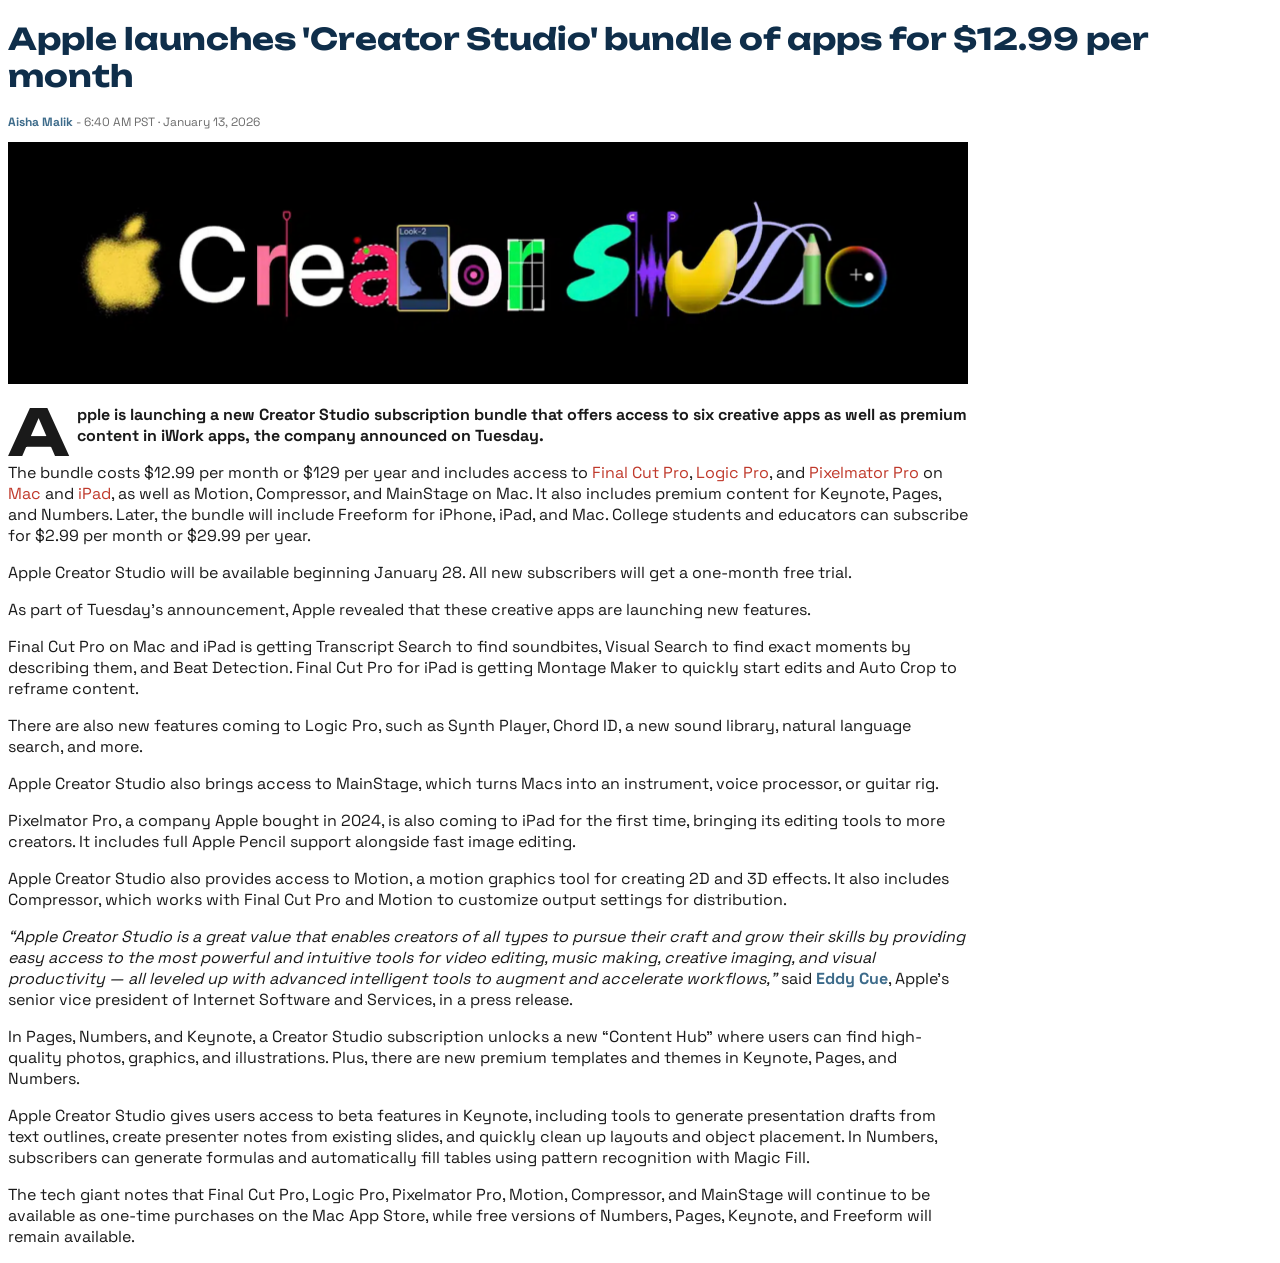
<file: assignment-1/index.html>
<!--
James Snyder
MMI 665 Mini-Assignment 1
September 13, 2026
-->

<!doctype html>

<html lang="en">

<head>

    <meta charset="utf-8">

    <title>Apple launches 'Creator Studio' bundle of apps for $12.99 per month</title>

    <link rel="stylesheet" type="text/css" href="css/style.css" />

    <!-- Google Fonts -->
    <link rel="preconnect" href="https://fonts.googleapis.com">
    <link rel="preconnect" href="https://fonts.gstatic.com" crossorigin>
    <link
        href="https://fonts.googleapis.com/css2?family=Space+Grotesk:wght@300..700&family=Unbounded:wght@200..900&display=swap"
        rel="stylesheet">
    <!-- End Google Fonts -->

</head>

<body>

    <h1>Apple launches 'Creator Studio' bundle of apps for $12.99 per month</h1>

    <p class="byline"><a href="https://techcrunch.com/author/aisha-malik/" target="_blank"> <span class="name">Aisha
                Malik </span></a>- 6:40 AM
        PST · January 13, 2026</p>

    <img src="images/apple-creator-studio.png" alt="creator studio made of creative letters">

    <p class="lede">Apple is launching a new Creator Studio subscription bundle that offers access to
        six creative apps as well as premium content in iWork apps, the company announced on Tuesday.</p>

    <p>The bundle costs $12.99 per month or $129 per year and includes access to <a
            href="https://www.apple.com/final-cut-pro/" target="_blank">Final Cut Pro</a>, <a
            href="https://www.apple.com/logic-pro/" target="_blank">Logic Pro</a>, and <a
            href="https://www.apple.com/pixelmator-pro/" target="_blank">Pixelmator Pro</a> on <a
            href="https://www.apple.com/mac/" target="_blank">Mac</a> and <a href="https://www.apple.com/ipad/"
            target="_blank">iPad</a>, as well as Motion, Compressor, and MainStage on Mac. It also includes premium
        content for Keynote, Pages, and Numbers. Later, the bundle will include Freeform for iPhone, iPad, and Mac.
        College students and educators can subscribe for $2.99 per month or $29.99 per year.</p>

    <p>Apple Creator Studio will be available beginning January 28. All new subscribers will get a one-month free trial.
    </p>

    <p>As part of Tuesday's announcement, Apple revealed that these creative apps are launching new features.</p>

    <p>Final Cut Pro on Mac and iPad is getting Transcript Search to find soundbites, Visual Search to find exact
        moments by describing them, and Beat Detection. Final Cut Pro for iPad is getting Montage Maker to quickly start
        edits and Auto Crop to reframe content.</p>

    <p>There are also new features coming to Logic Pro, such as Synth Player, Chord ID, a new sound library, natural
        language search, and more.</p>

    <p>Apple Creator Studio also brings access to MainStage, which turns Macs into an instrument, voice processor, or
        guitar rig.</p>

    <p>Pixelmator Pro, a company Apple bought in 2024, is also coming to iPad for the first time, bringing its editing
        tools to more creators. It includes full Apple Pencil support alongside fast image editing.</p>

    <p>Apple Creator Studio also provides access to Motion, a motion graphics tool for creating 2D and 3D effects. It
        also includes Compressor, which works with Final Cut Pro and Motion to customize output settings for
        distribution.</p>

    <p><span class="quote">“Apple Creator Studio is a great value that enables creators of all types to pursue their
            craft and grow their
            skills by providing easy access to the most powerful and intuitive tools for video editing, music making,
            creative imaging, and visual productivity — all leveled up with advanced intelligent tools to augment and
            accelerate workflows,”</span> said <span class="name">Eddy Cue</span>, Apple's senior vice
        president of Internet Software and Services, in a
        press release.</p>

    <p>In Pages, Numbers, and Keynote, a Creator Studio subscription unlocks a new “Content Hub” where users can find
        high-quality photos, graphics, and illustrations. Plus, there are new premium templates and themes in Keynote,
        Pages, and Numbers.</p>

    <p>Apple Creator Studio gives users access to beta features in Keynote, including tools to generate presentation
        drafts from text outlines, create presenter notes from existing slides, and quickly clean up layouts and object
        placement. In Numbers, subscribers can generate formulas and automatically fill tables using pattern recognition
        with Magic Fill.</p>

    <p>The tech giant notes that Final Cut Pro, Logic Pro, Pixelmator Pro, Motion, Compressor, and MainStage will
        continue to be available as one-time purchases on the Mac App Store, while free versions of Numbers, Pages,
        Keynote, and Freeform will remain available.</p>

</body>

</html>
</file>
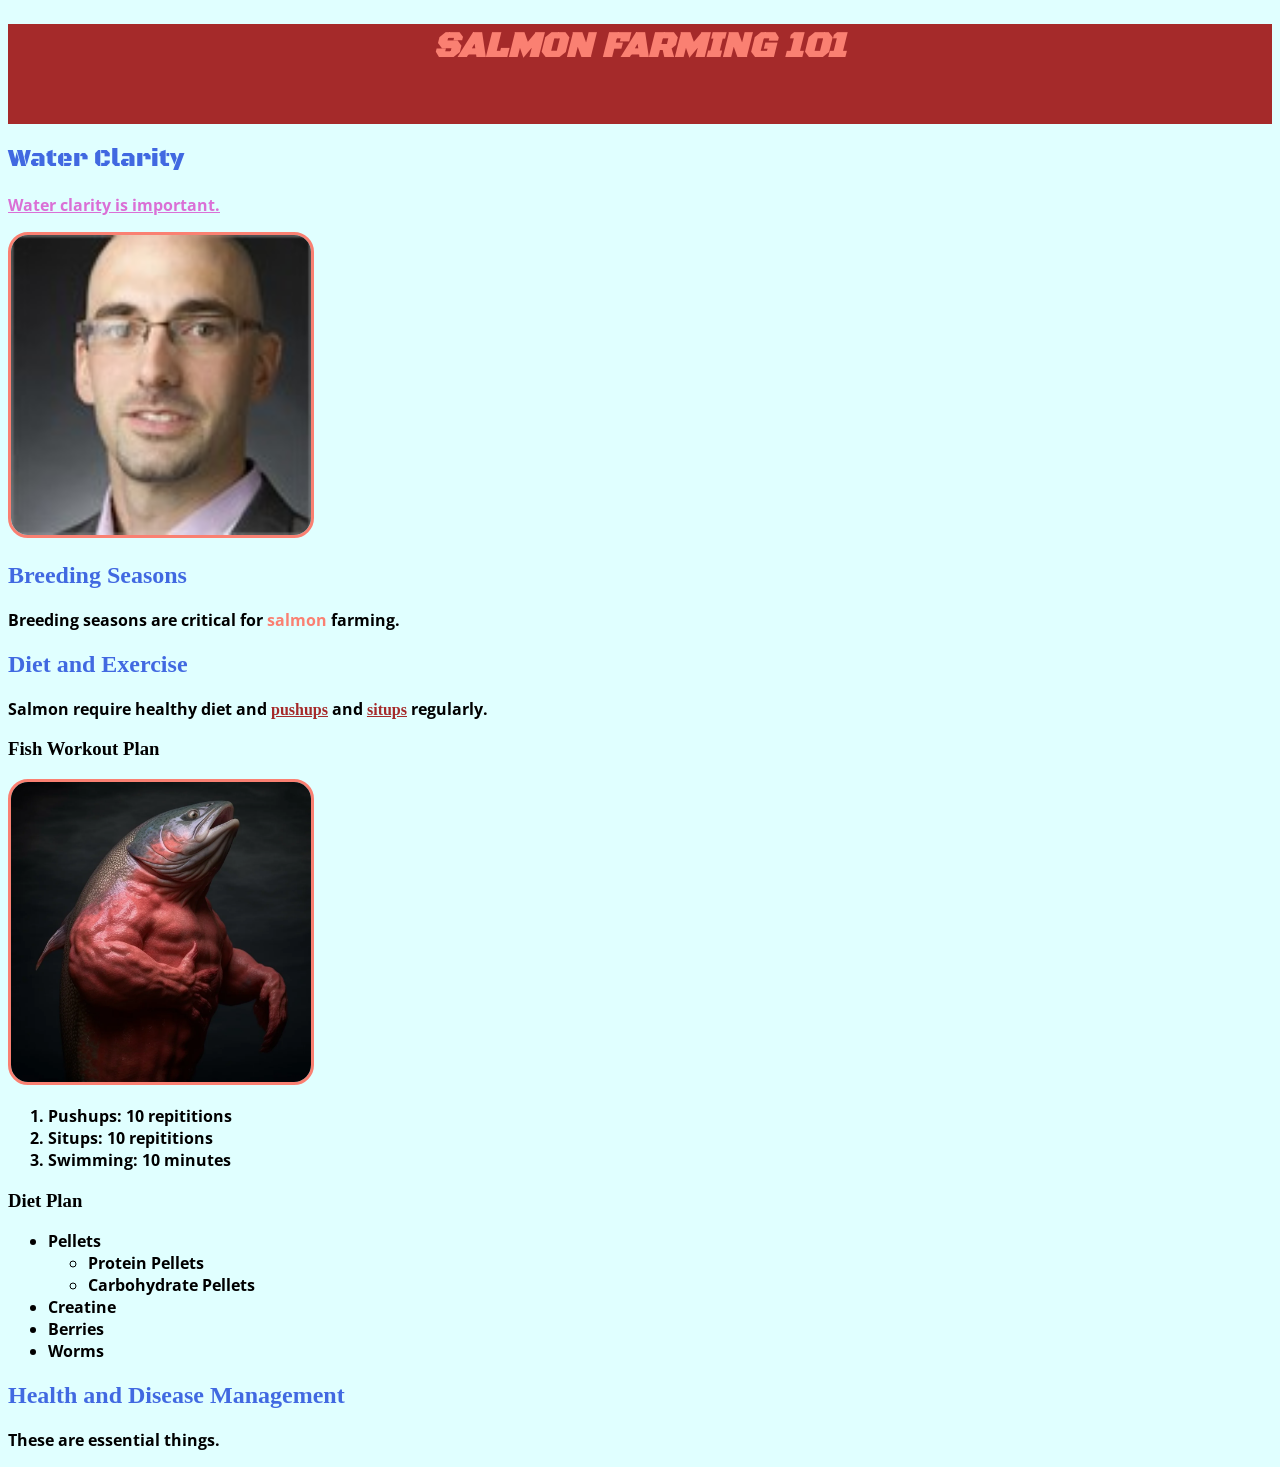
<file: demo/index.html>
<!-- 

James Snyder
mmi 665 Demo 1
September 3, 2026 

-->

<!doctype html>

<html lang="en">

<head>

    <meta charset="utf-8">

    <title>Salmon Farming 201</title>

    <link rel="stylesheet" type="text/css" href="css/style.css" />

    <!-- Google Fonts -->

    <link rel="preconnect" href="https://fonts.googleapis.com">
    <link rel="preconnect" href="https://fonts.gstatic.com" crossorigin>
    <link rel="preconnect" href="https://fonts.googleapis.com">
    <link rel="preconnect" href="https://fonts.gstatic.com" crossorigin>
    <link
        href="https://fonts.googleapis.com/css2?family=Black+Ops+One&family=Open+Sans:ital,wght@0,300..800;1,300..800&display=swap"
        rel="stylesheet">

    <!-- End Google Fonts -->

</head>

<body>

    <!--This is a simple comment-->

    <div class="header">

        <h1 class="Black Ops One">Salmon Farming 101</h1>

    </div>

    <h2 class="black-ops-one-regular">Water Clarity</h2>

    <p><a href="https://www.epa.gov/national-aquatic-resource-surveys/indicators-water-clarity" target="_blank">Water
            clarity is important.</a></p>

    <img src="images/adam-peruta.jpeg" width="300" alt="adam peruta">

    <br>

    <h2>Breeding Seasons</h2>

    <p>Breeding seasons are critical for <span class=salmon>salmon</span> farming.</p>

    <h2>Diet and Exercise</h2>

    <p>Salmon require healthy diet and <span class=brown-text>pushups</span> and <span class=brown-text>situps</span>
        regularly.</p>

    <h3>Fish Workout Plan</h3>

    <img src="images/salmon-buff.webp" width="300" alt="a buff salmon with muscles">

    <ol>

        <li>Pushups: 10 repititions</li>

        <li>Situps: 10 repititions</li>

        <li>Swimming: 10 minutes</li>

    </ol>

    <h3>Diet Plan</h3>

    <ul>
        <li>Pellets

            <ul>

                <li>Protein Pellets</li>

                <li>Carbohydrate Pellets</li>

            </ul>

        </li>

        <li>Creatine</li>

        <li>Berries</li>

        <li>Worms</li>

    </ul>

    <h2>Health and Disease Management</h2>

    <p>These are essential things.</p>

</body>

</html>
</file>
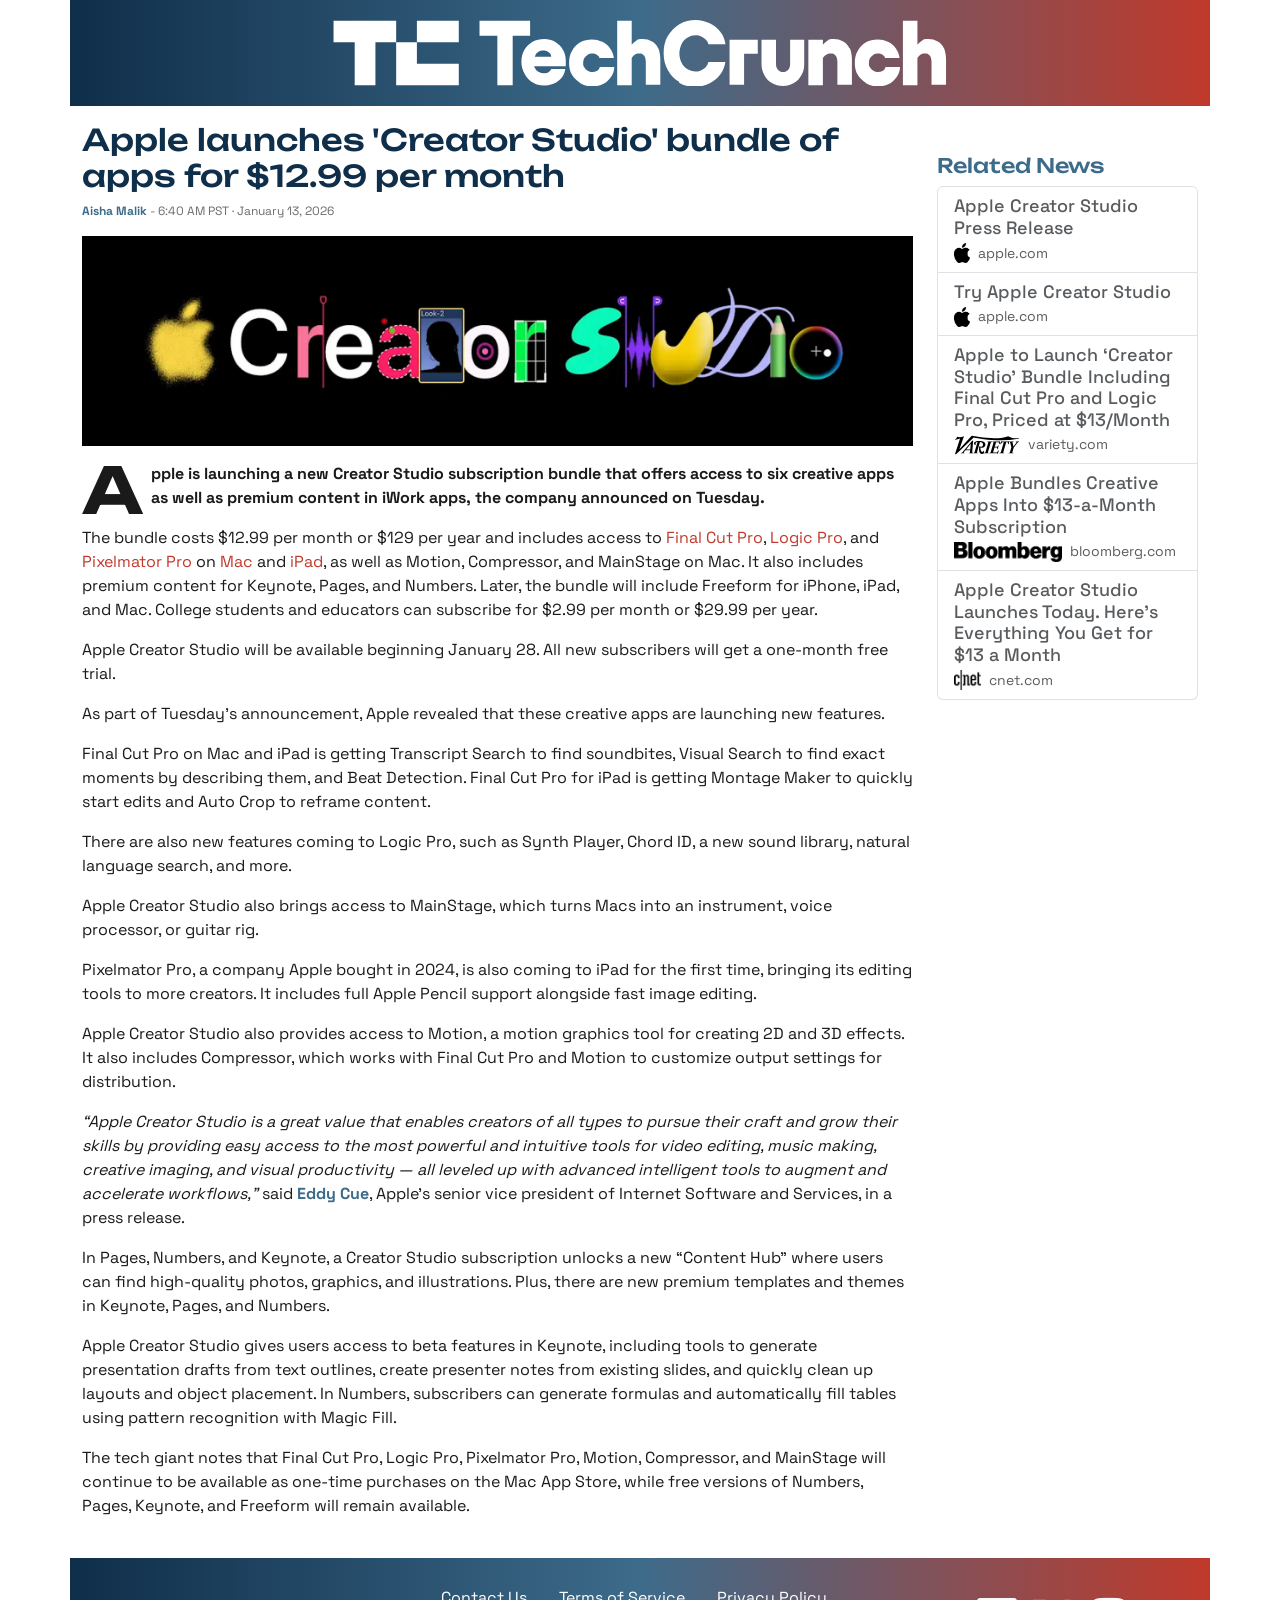
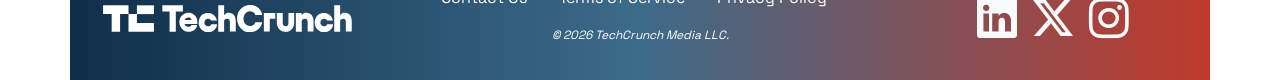
<file: assignment-2/page-snyder.html>
<!doctype html>

<!--
James Snyder
MMI 665 Assignment 2
October 4, 2026
-->

<html lang="en">

<head>

    <meta charset="utf-8">

    <meta name="viewport" content="width=device-width, initial-scale=1">

    <title>Apple launches 'Creator Studio' bundle of apps for $12.99 per month</title>

    <link rel="stylesheet" type="text/css" href="css/bootstrap.min.css">

    <link rel="stylesheet" href="https://cdn.jsdelivr.net/npm/bootstrap-icons@1.11.3/font/bootstrap-icons.min.css">

    <link rel="stylesheet" type="text/css" href="css/style.css">

    <!-- Google Fonts -->
    <link rel="preconnect" href="https://fonts.googleapis.com">
    <link rel="preconnect" href="https://fonts.gstatic.com" crossorigin>
    <link
        href="https://fonts.googleapis.com/css2?family=Space+Grotesk:wght@300..700&family=Unbounded:wght@200..900&display=swap"
        rel="stylesheet">
    <!-- End Google Fonts -->

</head>

<body>

    <div class="container">

        <header class="row justify-content-center">

            <div class="col-7 text-center">

                <img src="images/tech-crunch.svg" class="img-fluid" alt="TechCrunch logo">

            </div>

        </header>

        <section class="row">

            <div class="col-9 mt-3">

                <h1>Apple launches 'Creator Studio' bundle of apps for $12.99 per month</h1>

                <p class="byline"><a href="https://techcrunch.com/author/aisha-malik/" target="_blank"
                        rel="noopener noreferrer"><span class="name">Aisha Malik</span></a> - 6:40 AM
                    PST · January 13, 2026</p>

                <img src="images/apple-creator-studio.png" alt="creator studio made of creative letters"
                    class="img-fluid w-100 mb-3">

                <p class="lede">Apple is launching a new Creator Studio subscription bundle that offers access to six
                    creative apps as well as premium content in iWork apps, the company announced on Tuesday.</p>

                <p>The bundle costs $12.99 per month or $129 per year and includes access to <a
                        href="https://www.apple.com/final-cut-pro/" target="_blank" rel="noopener noreferrer">Final Cut
                        Pro</a>, <a href="https://www.apple.com/logic-pro/" target="_blank"
                        rel="noopener noreferrer">Logic Pro</a>, and <a href="https://www.apple.com/pixelmator-pro/"
                        target="_blank" rel="noopener noreferrer">Pixelmator Pro</a> on <a
                        href="https://www.apple.com/mac/" target="_blank" rel="noopener noreferrer">Mac</a> and <a
                        href="https://www.apple.com/ipad/" target="_blank" rel="noopener noreferrer">iPad</a>, as well
                    as Motion, Compressor, and
                    MainStage on Mac. It also includes premium content for Keynote, Pages, and Numbers. Later, the
                    bundle will include Freeform for iPhone, iPad, and Mac. College students and educators can subscribe
                    for $2.99 per month or $29.99 per year.
                </p>

                <p>Apple Creator Studio will be available beginning January 28. All new subscribers will get a one-month
                    free trial.
                </p>

                <p>As part of Tuesday's announcement, Apple revealed that these creative apps are launching new
                    features.
                </p>

                <p>Final Cut Pro on Mac and iPad is getting Transcript Search to find soundbites, Visual Search to find
                    exact moments by describing them, and Beat Detection. Final Cut Pro for iPad is getting Montage
                    Maker to quickly start edits and Auto Crop to reframe content.</p>

                <p>There are also new features coming to Logic Pro, such as Synth Player, Chord ID, a new sound library,
                    natural language search, and more.</p>

                <p>Apple Creator Studio also brings access to MainStage, which turns Macs into an instrument, voice
                    processor, or guitar rig.</p>

                <p>Pixelmator Pro, a company Apple bought in 2024, is also coming to iPad for the first time, bringing
                    its editing tools to more creators. It includes full Apple Pencil support alongside fast image
                    editing.</p>

                <p>Apple Creator Studio also provides access to Motion, a motion graphics tool for creating 2D and 3D
                    effects. It also includes Compressor, which works with Final Cut Pro and Motion to customize output
                    settings for distribution.</p>

                <p><span class="quote">“Apple Creator Studio is a great value that enables creators of all types to
                        pursue their craft and grow their skills by providing easy access to the most powerful and
                        intuitive tools for video editing, music making, creative imaging, and visual productivity — all
                        leveled up with advanced intelligent tools to augment and accelerate workflows,”</span> said
                    <span class="name">Eddy Cue</span>, Apple's senior vice president of Internet Software and Services,
                    in a press release.
                </p>

                <p>In Pages, Numbers, and Keynote, a Creator Studio subscription unlocks a new “Content Hub” where users
                    can find high-quality photos, graphics, and illustrations. Plus, there are new premium templates and
                    themes in Keynote, Pages, and Numbers.</p>

                <p>Apple Creator Studio gives users access to beta features in Keynote, including tools to generate
                    presentation drafts from text outlines, create presenter notes from existing slides, and quickly
                    clean up layouts and object placement. In Numbers, subscribers can generate formulas and
                    automatically fill tables using pattern recognition with Magic Fill.</p>

                <p>The tech giant notes that Final Cut Pro, Logic Pro, Pixelmator Pro, Motion, Compressor, and MainStage
                    will continue to be available as one-time purchases on the Mac App Store, while free versions of
                    Numbers, Pages, Keynote, and Freeform will remain available.</p>

            </div>

            <aside class="col-3 mt-5">

                <h2>Related News</h2>

                <div class="list-group">

                    <a href="https://www.apple.com/newsroom/2026/01/introducing-apple-creator-studio-an-inspiring-collection-of-creative-apps/"
                        class="list-group-item list-group-item-action" target="_blank" rel="noopener noreferrer">

                        <div class="d-flex w-100 justify-content-between">

                            <h3 class="mb-1">Apple Creator Studio Press Release</h3>

                        </div>

                        <div class="d-flex align-items-center gap-2">

                            <img src="images/apple-logo.png" class="site-icon" alt="Apple logo">

                            <small class="text-muted">apple.com</small>

                        </div>

                    </a>

                    <a href="https://www.apple.com/apple-creator-studio/" class="list-group-item list-group-item-action"
                        target="_blank" rel="noopener noreferrer">

                        <div class="d-flex w-100 justify-content-between">

                            <h3 class="mb-1">Try Apple Creator Studio</h3>

                        </div>

                        <div class="d-flex align-items-center gap-2">

                            <img src="images/apple-logo.png" class="site-icon" alt="Apple logo">

                            <small class="text-muted">apple.com</small>

                        </div>

                    </a>

                    <a href="https://variety.com/2026/digital/news/apple-creator-studio-bundle-final-cut-pro-price-1236630313/"
                        class="list-group-item list-group-item-action" target="_blank" rel="noopener noreferrer">

                        <div class="d-flex w-100 justify-content-between">

                            <h3 class="mb-1">Apple to Launch ‘Creator Studio’ Bundle Including Final Cut Pro and Logic
                                Pro, Priced at $13/Month</h3>

                        </div>

                        <div class="d-flex align-items-center gap-2">

                            <img src="images/variety-logo.svg" class="site-icon" alt="Variety logo">

                            <small class="text-muted">variety.com</small>

                        </div>


                    </a>

                    <a href="https://www.bloomberg.com/news/articles/2026-01-13/apple-bundles-creative-apps-into-new-13-a-month-subscription"
                        class="list-group-item list-group-item-action" target="_blank" rel="noopener noreferrer">

                        <div class="d-flex w-100 justify-content-between">

                            <h3 class="mb-1">Apple Bundles Creative Apps Into $13-a-Month Subscription</h3>

                        </div>

                        <div class="d-flex align-items-center gap-2">

                            <img src="images/bloomberg-logo.webp" class="site-icon" alt="Bloomberg logo">

                            <small class="text-muted">bloomberg.com</small>

                        </div>

                    </a>

                    <a href="https://www.cnet.com/tech/services-and-software/apple-creator-studio-subscription-launch/"
                        class="list-group-item list-group-item-action" target="_blank" rel="noopener noreferrer">

                        <div class="d-flex w-100 justify-content-between">

                            <h3 class="mb-1">Apple Creator Studio Launches Today. Here's Everything You Get for $13 a
                                Month</h3>

                        </div>

                        <div class="d-flex align-items-center gap-2">

                            <img src="images/cnet-logo.webp" class="site-icon" alt="CNET logo">

                            <small class="text-muted">cnet.com</small>

                        </div>

                    </a>

                </div>

            </aside>

        </section>

        <footer class="row align-items-center mt-4">

            <div class="col-3 text-center">

                <img src="images/tech-crunch.svg" class="img-fluid" alt="TechCrunch logo">

            </div>

            <div class="col-6">

                <div class="row">

                    <ul class="nav justify-content-center">

                        <li class="nav-item">

                            <a class="nav-link" href="https://techcrunch.com/contact-us/" target="_blank"
                                rel="noopener noreferrer">Contact Us</a>

                        </li>

                        <li class="nav-item">

                            <a class="nav-link" href="https://techcrunch.com/terms-of-service/" target="_blank"
                                rel="noopener noreferrer">Terms of
                                Service</a>

                        </li>

                        <li class="nav-item">

                            <a class="nav-link" href="https://techcrunch.com/privacy-policy/" target="_blank"
                                rel="noopener noreferrer">Privacy
                                Policy</a>

                        </li>

                    </ul>

                </div>

                <div class="row">

                    <div class="text-center mt-2">

                        <p class="copyright">© 2026 TechCrunch Media LLC.</p>

                    </div>

                </div>

            </div>

            <div class="col-3 d-flex justify-content-center gap-3">

                <a href="https://www.linkedin.com/company/techcrunch/" class="link-light fs-1" target="_blank"
                    rel="noopener noreferrer" aria-label="TechCrunch on LinkedIn"><i class="bi bi-linkedin"></i></a>

                <a href="https://x.com/techcrunch" class="link-light fs-1" target="_blank" rel="noopener noreferrer"
                    aria-label="TechCrunch on X"><i class="bi bi-twitter-x"></i></a>

                <a href="https://www.instagram.com/techcrunch" class="link-light fs-1" target="_blank"
                    rel="noopener noreferrer" aria-label="TechCrunch on Instagram"><i class="bi bi-instagram"></i></a>
            </div>

        </footer>

    </div>

    <!-- Necessary for Bootstrap's JavaScript plugins -->

    <script src="https://cdn.jsdelivr.net/npm/@popperjs/core@2.11.6/dist/umd/popper.min.js"
        integrity="sha384-oBqDVmMz9ATKxIep9tiCxS/Z9fNfEXiDAYTujMAeBAsjFuCZSmKbSSUnQlmh/jp3"
        crossorigin="anonymous"></script>

    <!-- Optional JavaScript but required for the cool stuff -->

    <script src="js/bootstrap.min.js"></script>

</body>

</html>
</file>
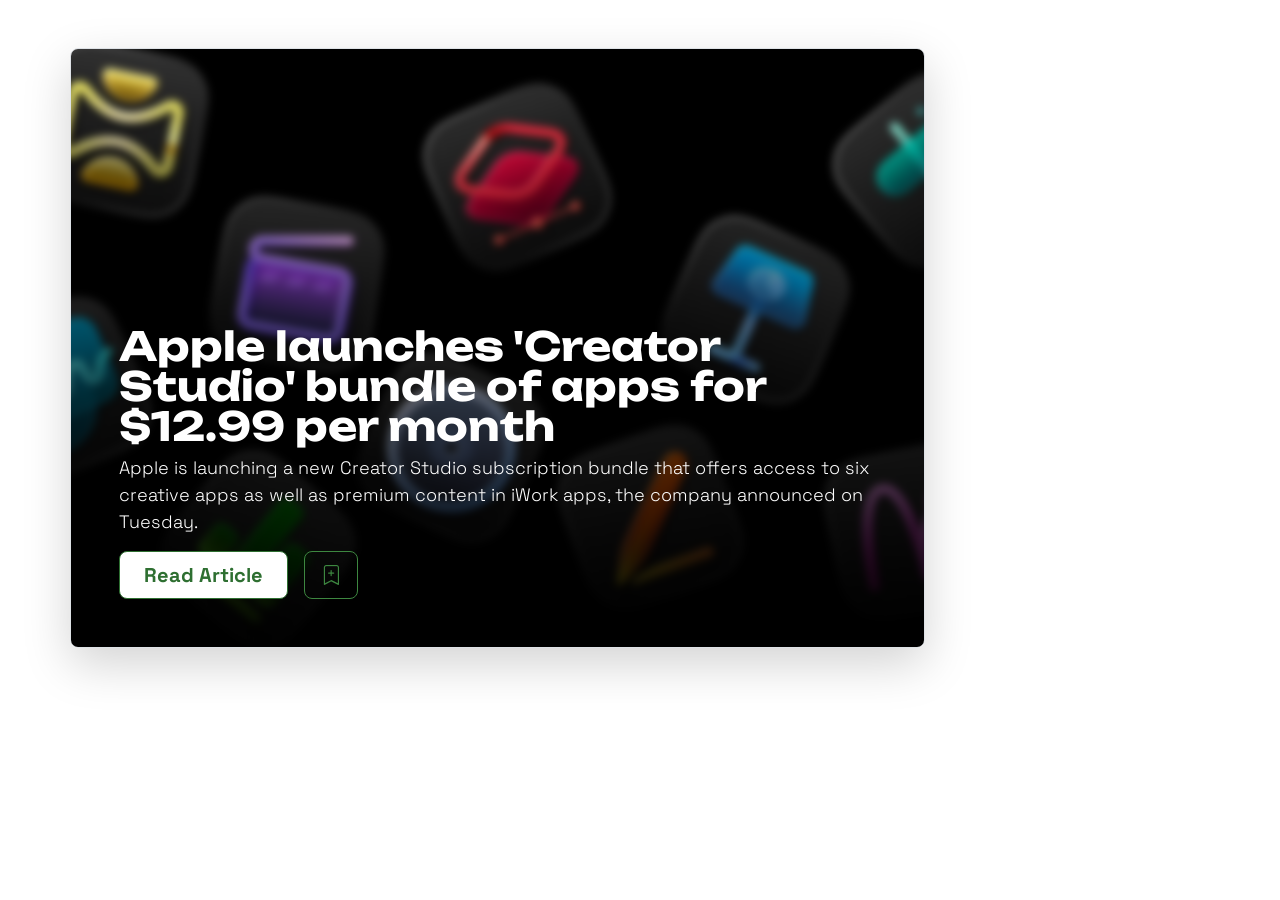
<file: assignment-3/hero.html>
<!doctype html>

<!--
James Snyder
MMI 665 Assignment 3 Hero
October 18, 2026
-->

<html lang="en">

<head>

    <meta charset="utf-8">

    <meta name="viewport" content="width=device-width, initial-scale=1">

    <title>Hero - Apple launches 'Creator Studio' bundle of apps for $12.99 per month</title>

    <link rel="stylesheet" type="text/css" href="css/bootstrap.min.css">

    <link rel="stylesheet" href="https://cdn.jsdelivr.net/npm/bootstrap-icons@1.11.3/font/bootstrap-icons.min.css">

    <link rel="stylesheet" type="text/css" href="css/style.css">

    <!-- Google Fonts -->
    <link rel="preconnect" href="https://fonts.googleapis.com">
    <link rel="preconnect" href="https://fonts.gstatic.com" crossorigin>
    <link
        href="https://fonts.googleapis.com/css2?family=Space+Grotesk:wght@300..700&family=Unbounded:wght@200..900&display=swap"
        rel="stylesheet">
    <!-- End Google Fonts -->

</head>

<body>

    <div class="container my-5">

        <div class="row">

            <div class="col-md-9 hero rounded-3 border shadow-lg p-4 p-lg-5 d-flex flex-column justify-content-end">

                <h1 class="display-6 fw-bold lh-1">Apple launches 'Creator Studio' bundle of apps for $12.99
                    per month</h1>

                <p class="lead">Apple is launching a new Creator Studio subscription bundle that offers
                    access to six creative apps as well as premium content in iWork apps, the company
                    announced on Tuesday.</p>

                <div class="d-grid gap-2 d-md-flex justify-content-md-start">

                    <a href="page-snyder.html" class="btn btn-primary btn-lg px-4 me-md-2 fw-bold" target="_blank">Read Article</a>

                    <button type="button" class="btn btn-reading-list btn-lg px-3"
                        aria-label="Add to reading list" title="Add to reading list">
                        <i class="bi bi-bookmark-plus" aria-hidden="true"></i>
                    </button>

                </div>

            </div>

        </div>

    </div>

    <!-- Necessary for Bootstrap's JavaScript plugins -->

    <script src="https://cdn.jsdelivr.net/npm/@popperjs/core@2.11.6/dist/umd/popper.min.js"
        integrity="sha384-oBqDVmMz9ATKxIep9tiCxS/Z9fNfEXiDAYTujMAeBAsjFuCZSmKbSSUnQlmh/jp3"
        crossorigin="anonymous"></script>

    <!-- Optional JavaScript but required for the cool stuff -->

    <script src="js/bootstrap.min.js"></script>

</body>

</html>
</file>
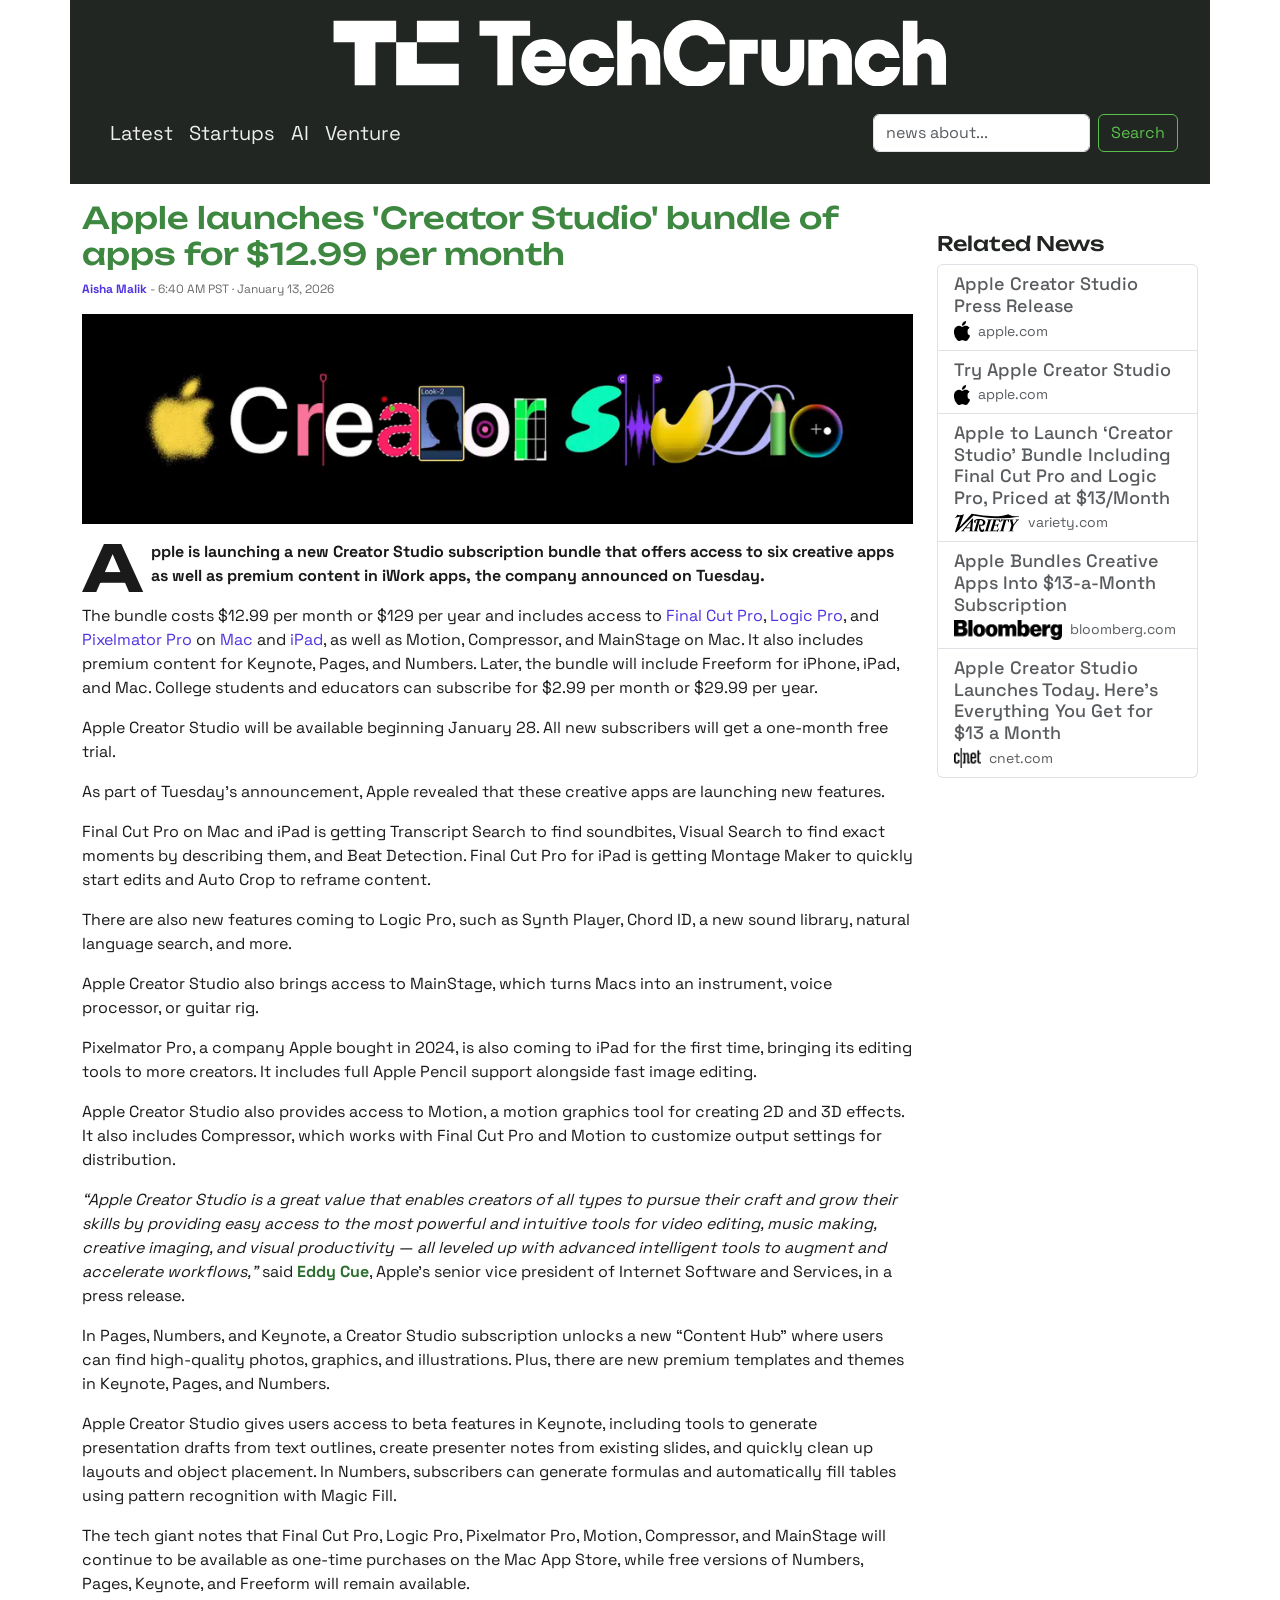
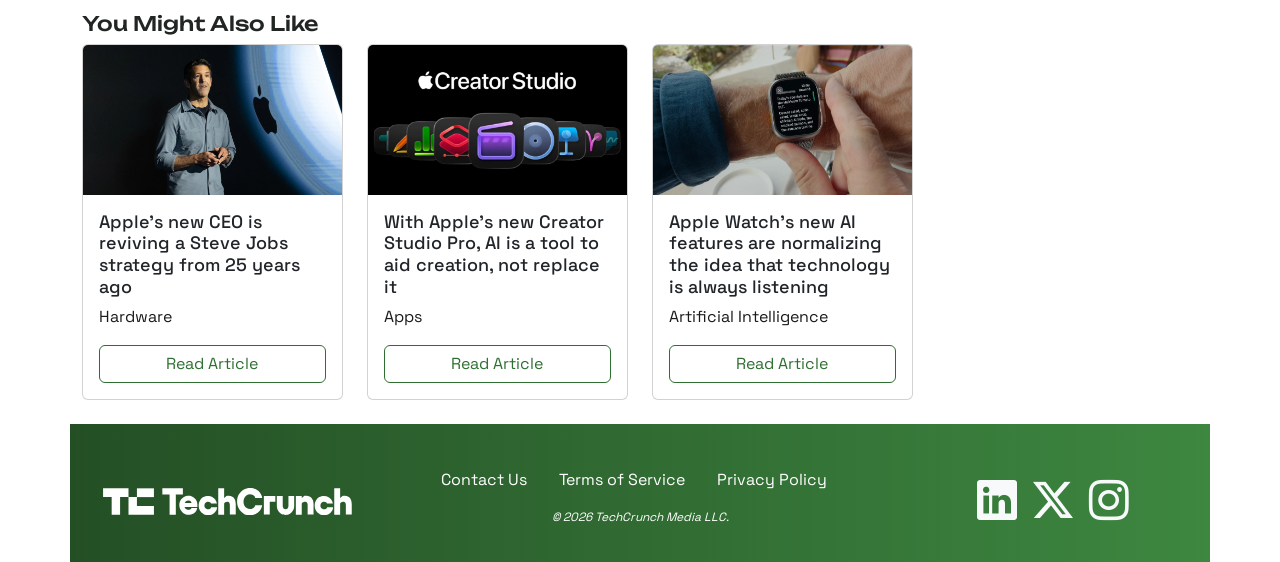
<file: assignment-3/page-snyder.html>
<!doctype html>

<!--
James Snyder
MMI 665 Assignment 3
October 18, 2026
-->

<html lang="en">

<head>

    <meta charset="utf-8">

    <meta name="viewport" content="width=device-width, initial-scale=1">

    <title>Apple launches 'Creator Studio' bundle of apps for $12.99 per month</title>

    <link rel="stylesheet" type="text/css" href="css/bootstrap.min.css">

    <link rel="stylesheet" href="https://cdn.jsdelivr.net/npm/bootstrap-icons@1.11.3/font/bootstrap-icons.min.css">

    <link rel="stylesheet" type="text/css" href="css/style.css">

    <!-- Google Fonts -->
    <link rel="preconnect" href="https://fonts.googleapis.com">
    <link rel="preconnect" href="https://fonts.gstatic.com" crossorigin>
    <link
        href="https://fonts.googleapis.com/css2?family=Space+Grotesk:wght@300..700&family=Unbounded:wght@200..900&display=swap"
        rel="stylesheet">
    <!-- End Google Fonts -->

</head>

<body>

    <div class="container">

        <header class="row justify-content-center">

            <div class="col-md-7 text-center">

                <a href="https://techcrunch.com/" target="_blank" rel="noopener noreferrer">
                    <img src="images/tech-crunch.svg" class="img-fluid" alt="TechCrunch logo home"></a>

            </div>

            <nav class="navbar navbar-expand-md bg-transparent mt-3">

                <div class="container-fluid">

                    <button class="navbar-toggler" type="button" data-bs-toggle="collapse"
                        data-bs-target="#navbarSupportedContent" aria-controls="navbarSupportedContent"
                        aria-expanded="false" aria-label="Toggle navigation">

                        <span class="navbar-toggler-icon"></span>

                    </button>

                    <div class="collapse navbar-collapse" id="navbarSupportedContent">

                        <ul class="navbar-nav me-auto mb-2 mb-lg-0">

                            <li class="nav-item">

                                <a class="nav-link" href="https://techcrunch.com/latest/" target="_blank"
                                    rel="noopener noreferrer">Latest</a>

                            </li>

                            <li class="nav-item">

                                <a class="nav-link" href="https://techcrunch.com/category/startups/" target="_blank"
                                    rel="noopener noreferrer">Startups</a>

                            </li>

                            <li class="nav-item">

                                <a class="nav-link" href="https://techcrunch.com/category/artificial-intelligence/"
                                    target="_blank" rel="noopener noreferrer">AI</a>

                            </li>

                            <li class="nav-item">

                                <a class="nav-link" href="https://techcrunch.com/category/venture/" target="_blank"
                                    rel="noopener noreferrer">Venture</a>

                            </li>

                        </ul>

                        <form class="d-flex" role="search">

                            <input class="form-control me-2" type="search" placeholder="news about..."
                                aria-label="Search">

                            <button class="btn btn-outline-success" type="submit">Search</button>

                        </form>

                    </div>

                </div>

            </nav>

        </header>

        <section class="row">

            <div class="col-md-9 mt-3">

                <h1>Apple launches 'Creator Studio' bundle of apps for $12.99 per month</h1>

                <p class="byline"><a href="https://techcrunch.com/author/aisha-malik/" target="_blank"
                        rel="noopener noreferrer"><span class="link-name">Aisha Malik</span></a> - 6:40 AM
                    PST · January 13, 2026</p>

                <img src="images/apple-creator-studio.png" alt="creator studio made of creative letters"
                    class="img-fluid w-100 mb-3">

                <p class="lede">Apple is launching a new Creator Studio subscription bundle that offers access to six
                    creative apps as well as premium content in iWork apps, the company announced on Tuesday.</p>

                <p>The bundle costs $12.99 per month or $129 per year and includes access to <a
                        href="https://www.apple.com/final-cut-pro/" target="_blank" rel="noopener noreferrer">Final Cut
                        Pro</a>, <a href="https://www.apple.com/logic-pro/" target="_blank"
                        rel="noopener noreferrer">Logic Pro</a>, and <a href="https://www.apple.com/pixelmator-pro/"
                        target="_blank" rel="noopener noreferrer">Pixelmator Pro</a> on <a
                        href="https://www.apple.com/mac/" target="_blank" rel="noopener noreferrer">Mac</a> and <a
                        href="https://www.apple.com/ipad/" target="_blank" rel="noopener noreferrer">iPad</a>, as well
                    as Motion, Compressor, and
                    MainStage on Mac. It also includes premium content for Keynote, Pages, and Numbers. Later, the
                    bundle will include Freeform for iPhone, iPad, and Mac. College students and educators can subscribe
                    for $2.99 per month or $29.99 per year.
                </p>

                <p>Apple Creator Studio will be available beginning January 28. All new subscribers will get a one-month
                    free trial.
                </p>

                <p>As part of Tuesday's announcement, Apple revealed that these creative apps are launching new
                    features.
                </p>

                <p>Final Cut Pro on Mac and iPad is getting Transcript Search to find soundbites, Visual Search to find
                    exact moments by describing them, and Beat Detection. Final Cut Pro for iPad is getting Montage
                    Maker to quickly start edits and Auto Crop to reframe content.</p>

                <p>There are also new features coming to Logic Pro, such as Synth Player, Chord ID, a new sound library,
                    natural language search, and more.</p>

                <p>Apple Creator Studio also brings access to MainStage, which turns Macs into an instrument, voice
                    processor, or guitar rig.</p>

                <p>Pixelmator Pro, a company Apple bought in 2024, is also coming to iPad for the first time, bringing
                    its editing tools to more creators. It includes full Apple Pencil support alongside fast image
                    editing.</p>

                <p>Apple Creator Studio also provides access to Motion, a motion graphics tool for creating 2D and 3D
                    effects. It also includes Compressor, which works with Final Cut Pro and Motion to customize output
                    settings for distribution.</p>

                <p><span class="quote">“Apple Creator Studio is a great value that enables creators of all types to
                        pursue their craft and grow their skills by providing easy access to the most powerful and
                        intuitive tools for video editing, music making, creative imaging, and visual productivity — all
                        leveled up with advanced intelligent tools to augment and accelerate workflows,”</span> said
                    <span class="name">Eddy Cue</span>, Apple's senior vice president of Internet Software and Services,
                    in a press release.
                </p>

                <p>In Pages, Numbers, and Keynote, a Creator Studio subscription unlocks a new “Content Hub” where users
                    can find high-quality photos, graphics, and illustrations. Plus, there are new premium templates and
                    themes in Keynote, Pages, and Numbers.</p>

                <p>Apple Creator Studio gives users access to beta features in Keynote, including tools to generate
                    presentation drafts from text outlines, create presenter notes from existing slides, and quickly
                    clean up layouts and object placement. In Numbers, subscribers can generate formulas and
                    automatically fill tables using pattern recognition with Magic Fill.</p>

                <p>The tech giant notes that Final Cut Pro, Logic Pro, Pixelmator Pro, Motion, Compressor, and MainStage
                    will continue to be available as one-time purchases on the Mac App Store, while free versions of
                    Numbers, Pages, Keynote, and Freeform will remain available.</p>

                <h2>You Might Also Like</h2>

                <div class="row g-4">

                    <div class="col-12 col-md-4">

                        <div class="card h-100">

                            <img src="images/apple-ceo.webp" class="card-img-top" alt="Apple CEO John Ternus">

                            <div class="card-body d-flex flex-column">

                                <h3 class="card-title">Apple’s new CEO is reviving a Steve Jobs strategy from 25 years ago</h3>

                                <p class="card-text">Hardware</p>

                                <a href="https://techcrunch.com/2026/09/09/apples-new-ceo-is-reviving-a-steve-jobs-strategy-from-25-years-ago/" target="_blank" rel="noopener noreferrer" class="btn btn-primary mt-auto">Read Article<span class="visually-hidden">: Apple’s new CEO is reviving a Steve Jobs strategy from 25 years ago</span></a>

                            </div>

                        </div>

                    </div>

                    <div class="col-12 col-md-4">

                        <div class="card h-100">

                            <img src="images/creator-studio-icons.webp" class="card-img-top" alt="Creator Studio Text with Icons">

                            <div class="card-body d-flex flex-column">

                                <h3 class="card-title">With Apple’s new Creator Studio Pro, AI is a tool to aid creation, not replace it</h3>

                                <p class="card-text">Apps</p>

                                <a href="https://techcrunch.com/2026/01/28/with-apples-new-creator-studio-pro-ai-is-a-tool-to-aid-creation-not-replace-it/" target="_blank" rel="noopener noreferrer" class="btn btn-primary mt-auto">Read Article<span class="visually-hidden">: With Apple’s new Creator Studio Pro, AI is a tool to aid creation, not replace it</span></a>

                            </div>
                            
                        </div>

                    </div>

                    <div class="col-12 col-md-4">

                         <div class="card h-100">

                            <img src="images/apple-watch-live-rewind.webp" class="card-img-top" alt="Apple Watch live rewind feature">

                            <div class="card-body d-flex flex-column">

                                <h3 class="card-title">Apple Watch’s new AI features are normalizing the idea that technology is always listening</h3>

                                <p class="card-text">Artificial Intelligence</p>

                                <a href="https://techcrunch.com/2026/09/09/apple-watchs-new-ai-features-are-normalizing-the-idea-that-technology-is-always-listening/" target="_blank" rel="noopener noreferrer" class="btn btn-primary mt-auto">Read Article<span class="visually-hidden">: Apple Watch’s new AI features are normalizing the idea that technology is always listening</span></a>

                            </div>
                            
                        </div>

                    </div>

                </div>

            </div>

            <aside class="col-md-3 mt-3 mt-md-5">

                <h2>Related News</h2>

                <div class="list-group">

                    <a href="https://www.apple.com/newsroom/2026/01/introducing-apple-creator-studio-an-inspiring-collection-of-creative-apps/"
                        class="list-group-item list-group-item-action" target="_blank" rel="noopener noreferrer">

                        <div class="d-flex w-100 justify-content-between">

                            <h3 class="mb-1">Apple Creator Studio Press Release</h3>

                        </div>

                        <div class="d-flex flex-wrap align-items-center gap-2">

                            <img src="images/apple-logo.png" class="site-icon" alt="Apple logo">

                            <small class="text-muted">apple.com</small>

                        </div>

                    </a>

                    <a href="https://www.apple.com/apple-creator-studio/" class="list-group-item list-group-item-action"
                        target="_blank" rel="noopener noreferrer">

                        <div class="d-flex w-100 justify-content-between">

                            <h3 class="mb-1">Try Apple Creator Studio</h3>

                        </div>

                        <div class="d-flex flex-wrap align-items-center gap-2">

                            <img src="images/apple-logo.png" class="site-icon" alt="Apple logo">

                            <small class="text-muted">apple.com</small>

                        </div>

                    </a>

                    <a href="https://variety.com/2026/digital/news/apple-creator-studio-bundle-final-cut-pro-price-1236630313/"
                        class="list-group-item list-group-item-action" target="_blank" rel="noopener noreferrer">

                        <div class="d-flex w-100 justify-content-between">

                            <h3 class="mb-1">Apple to Launch ‘Creator Studio’ Bundle Including Final Cut Pro and Logic
                                Pro, Priced at $13/Month</h3>

                        </div>

                        <div class="d-flex flex-wrap align-items-center gap-2">

                            <img src="images/variety-logo.svg" class="site-icon" alt="Variety logo">

                            <small class="text-muted">variety.com</small>

                        </div>

                    </a>

                    <a href="https://www.bloomberg.com/news/articles/2026-01-13/apple-bundles-creative-apps-into-new-13-a-month-subscription"
                        class="list-group-item list-group-item-action" target="_blank" rel="noopener noreferrer">

                        <div class="d-flex w-100 justify-content-between">

                            <h3 class="mb-1">Apple Bundles Creative Apps Into $13-a-Month Subscription</h3>

                        </div>

                        <div class="d-flex flex-wrap align-items-center gap-2">

                            <img src="images/bloomberg-logo.webp" class="site-icon" alt="Bloomberg logo">

                            <small class="text-muted">bloomberg.com</small>

                        </div>

                    </a>

                    <a href="https://www.cnet.com/tech/services-and-software/apple-creator-studio-subscription-launch/"
                        class="list-group-item list-group-item-action" target="_blank" rel="noopener noreferrer">

                        <div class="d-flex w-100 justify-content-between">

                            <h3 class="mb-1">Apple Creator Studio Launches Today. Here's Everything You Get for $13 a
                                Month</h3>

                        </div>

                        <div class="d-flex flex-wrap align-items-center gap-2">

                            <img src="images/cnet-logo.webp" class="site-icon" alt="CNET logo">

                            <small class="text-muted">cnet.com</small>

                        </div>

                    </a>

                </div>

            </aside>

        </section>

        <footer class="row align-items-center mt-4 gy-3">

            <div class="col-12 col-md-3 text-center">

                <img src="images/tech-crunch.svg" class="img-fluid" alt="TechCrunch logo">

            </div>

            <div class="col-12 col-md-6">

                <div class="row">

                    <ul class="nav justify-content-center">

                        <li class="nav-item">

                            <a class="nav-link" href="https://techcrunch.com/contact-us/" target="_blank"
                                rel="noopener noreferrer">Contact Us</a>
                                
                        </li>

                        <li class="nav-item">

                            <a class="nav-link" href="https://techcrunch.com/terms-of-service/" target="_blank"
                                rel="noopener noreferrer">Terms of
                                Service</a>

                        </li>

                        <li class="nav-item">

                            <a class="nav-link" href="https://techcrunch.com/privacy-policy/" target="_blank"
                                rel="noopener noreferrer">Privacy
                                Policy</a>

                        </li>

                    </ul>

                </div>

                <div class="row">

                    <div class="text-center mt-2">

                        <p class="copyright">© 2026 TechCrunch Media LLC.</p>

                    </div>

                </div>

            </div>

            <div class="col-12 col-md-3 d-flex justify-content-center gap-3">

                <a href="https://www.linkedin.com/company/techcrunch/" class="link-light fs-1" target="_blank"
                    rel="noopener noreferrer" aria-label="TechCrunch on LinkedIn"><i class="bi bi-linkedin" aria-hidden="true"></i></a>

                <a href="https://x.com/techcrunch" class="link-light fs-1" target="_blank" rel="noopener noreferrer"
                    aria-label="TechCrunch on X"><i class="bi bi-twitter-x" aria-hidden="true"></i></a>

                <a href="https://www.instagram.com/techcrunch" class="link-light fs-1" target="_blank"
                    rel="noopener noreferrer" aria-label="TechCrunch on Instagram"><i class="bi bi-instagram" aria-hidden="true"></i></a>
            </div>

        </footer>

    </div>

    <!-- Necessary for Bootstrap's JavaScript plugins -->

    <script src="https://cdn.jsdelivr.net/npm/@popperjs/core@2.11.6/dist/umd/popper.min.js"
        integrity="sha384-oBqDVmMz9ATKxIep9tiCxS/Z9fNfEXiDAYTujMAeBAsjFuCZSmKbSSUnQlmh/jp3"
        crossorigin="anonymous"></script>

    <!-- Optional JavaScript but required for the cool stuff -->

    <script src="js/bootstrap.min.js"></script>

</body>

</html>
</file>
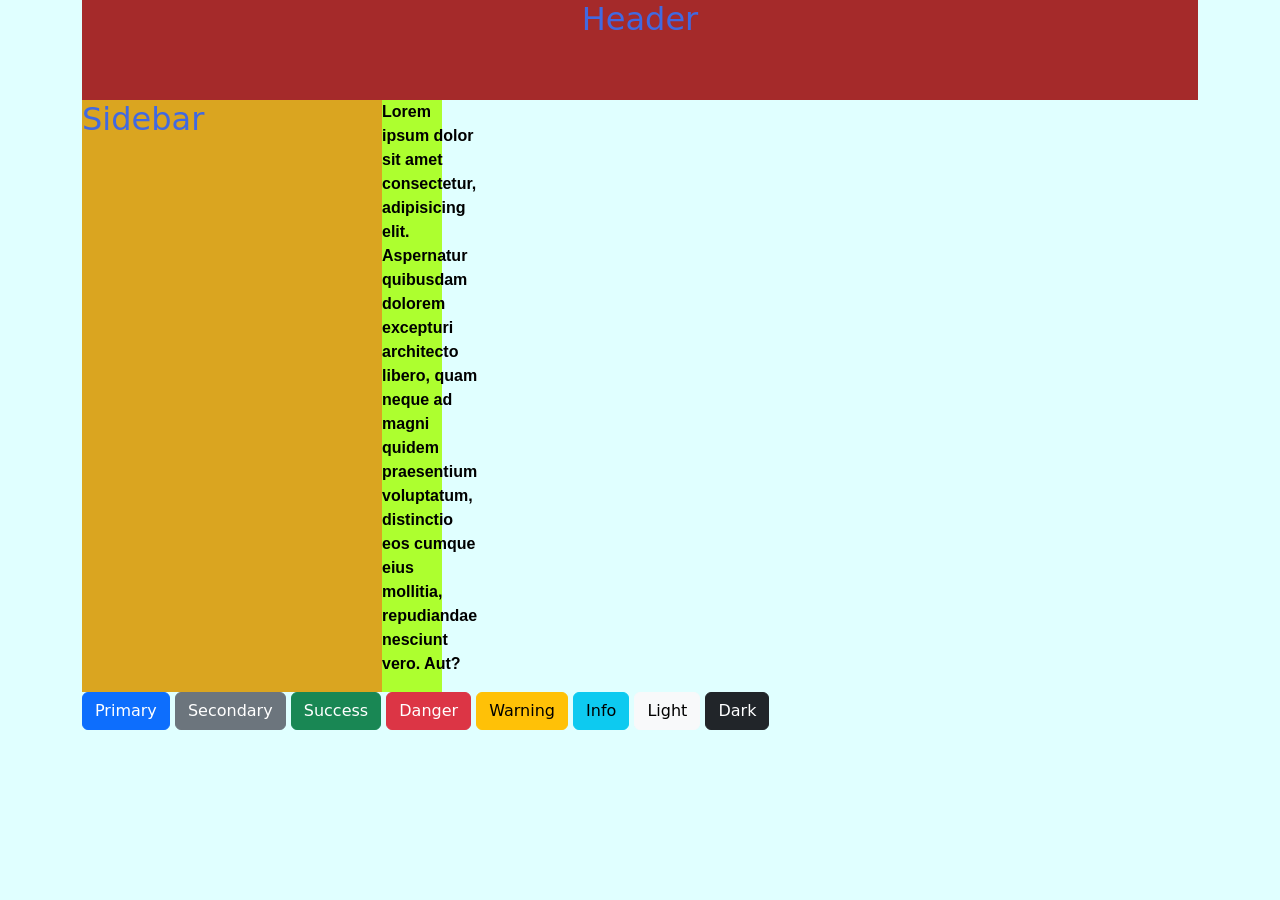
<file: demo/boxes.html>
<!-- 

James Snyder
mmi 665 BOXES
September 17, 2026 

-->

<!doctype html>

<html lang="en">

<head>

    <meta charset="utf-8">

    <title>Boxes</title>

    <link rel="stylesheet" type="text/css" href="css/bootstrap.min.css">

    <link rel="stylesheet" type="text/css" href="css/style.css"/>

</head>

<body>

    <div class="container">

        <div class="header">

            <h2>Header</h2>

        </div>

        <div class="main">

            <div class="sidebar">

                <h2>Sidebar</h2>

            </div>

            <div class="content">

                <p>Lorem ipsum dolor sit amet consectetur, adipisicing elit. Aspernatur quibusdam dolorem excepturi
                    architecto libero, quam neque ad magni quidem praesentium voluptatum, distinctio eos cumque eius
                    mollitia, repudiandae nesciunt vero. Aut?</p>

            </div>

        </div>

        <button type="button" class="btn btn-primary">Primary</button>
        <button type="button" class="btn btn-secondary">Secondary</button>
        <button type="button" class="btn btn-success">Success</button>
        <button type="button" class="btn btn-danger">Danger</button>
        <button type="button" class="btn btn-warning">Warning</button>
        <button type="button" class="btn btn-info">Info</button>
        <button type="button" class="btn btn-light">Light</button>
        <button type="button" class="btn btn-dark">Dark</button>

    </div>


</body>
</file>
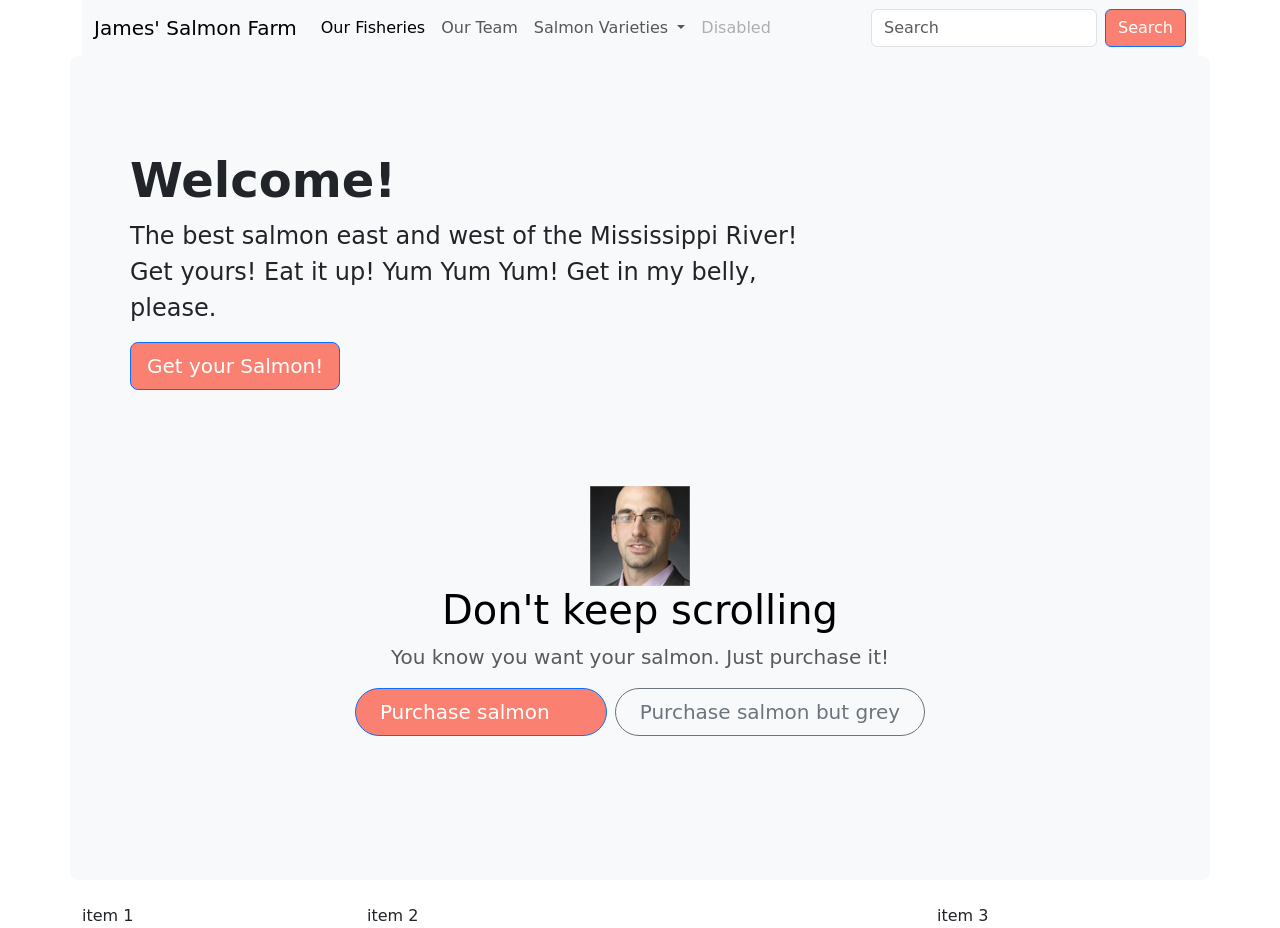
<file: demo/jumbotron-demo.html>
<!doctype html>

<html lang="en">


<head>

    <meta charset="utf-8" />

    <meta name="viewport" content="width=device-width, initial-scale=1">

    <title>Salmon Farming</title>

    <link rel="stylesheet" type="text/css" href="css/bootstrap.min.css" />

    <link rel="stylesheet" type="text/css" href="css/style2.css" />


</head>

<body>

    <div class="container">
        <!-- container -->

        <header class="row">
            <!-- start header -->

            <nav>

                <nav class="navbar navbar-expand-lg bg-body-tertiary">
                    <div class="container-fluid">
                        <a class="navbar-brand" href="#">James' Salmon Farm</a>
                        <button class="navbar-toggler" type="button" data-bs-toggle="collapse"
                            data-bs-target="#navbarSupportedContent" aria-controls="navbarSupportedContent"
                            aria-expanded="false" aria-label="Toggle navigation">
                            <span class="navbar-toggler-icon"></span>
                        </button>
                        <div class="collapse navbar-collapse" id="navbarSupportedContent">
                            <ul class="navbar-nav me-auto mb-2 mb-lg-0">
                                <li class="nav-item">
                                    <a class="nav-link active" aria-current="page" href="#">Our Fisheries</a>
                                </li>
                                <li class="nav-item">
                                    <a class="nav-link" href="#">Our Team</a>
                                </li>
                                <li class="nav-item dropdown">
                                    <a class="nav-link dropdown-toggle" href="#" role="button" data-bs-toggle="dropdown"
                                        aria-expanded="false">
                                        Salmon Varieties
                                    </a>
                                    <ul class="dropdown-menu">
                                        <li><a class="dropdown-item" href="#">Action</a></li>
                                        <li><a class="dropdown-item" href="#">Another action</a></li>
                                        <li>
                                            <hr class="dropdown-divider">
                                        </li>
                                        <li><a class="dropdown-item" href="#">Something else here</a></li>
                                    </ul>
                                </li>
                                <li class="nav-item">
                                    <a class="nav-link disabled" aria-disabled="true">Disabled</a>
                                </li>
                            </ul>
                            <form class="d-flex" role="search">
                                <input class="form-control me-2" type="search" placeholder="Search"
                                    aria-label="Search" />
                                <button class="btn btn-primary" type="submit">Search</button>
                            </form>
                        </div>
                    </div>
                </nav>

            </nav>

            <!-- end header -->
        </header>

        <section class="row">

            <div class="p-5 mb-4 bg-body-tertiary rounded-3">

                <div class="container-fluid py-5">

                    <h1 class="display-5 fw-bold">Welcome!</h1>

                    <p class="col-md-8 fs-4">The best salmon east and west of the Mississippi River! Get yours! Eat it
                        up!
                        Yum Yum Yum! Get in my belly, please.</p> <button class="btn btn-primary btn-lg"
                        type="button">Get your Salmon!</button>

                </div>

                <div class="p-5 text-center bg-body-tertiary rounded-3"> <img src="images/adam-peruta.jpeg" width="100"
                        height="100" aria-hidden="true">
                    <use xlink:href="#bootstrap"></use>
                    </img>
                    <h1 class="text-body-emphasis">Don't keep scrolling</h1>
                    <p class="col-lg-8 mx-auto fs-5 text-muted">
                        You know you want your salmon. Just purchase it!
                    </p>
                    <div class="d-inline-flex gap-2 mb-5"> <button
                            class="d-inline-flex align-items-center btn btn-primary btn-lg px-4 rounded-pill"
                            type="button">
                            Purchase salmon
                            <svg class="bi ms-2" width="24" height="24" aria-hidden="true">
                                <use xlink:href="#arrow-right-short"></use>
                            </svg> </button> <button class="btn btn-outline-secondary btn-lg px-4 rounded-pill"
                            type="button">
                            Purchase salmon but grey
                        </button> </div>
                </div>

            </div>
            <!-- section content here -->

        </section>

        <footer class="row">
            <!-- start footer -->

            <div class="col-3">

                item 1

            </div>

            <div class="col-6">

                item 2

            </div>

            <div class="col-3">

                item 3

            </div>

            <!-- end footer -->
        </footer>

        <!-- end container-->
    </div>



    <script src="js/bootstrap.min.js"></script>

</body>

</html>
</file>
<file: assignment-1/css/style.css>
h1 {
    font-size: 30px;
    color: #0f2e4a;
    font-family: 'Unbounded', sans-serif;
}

p {
    font-size: 16px;
    font-family: 'Space Grotesk', sans-serif;
    color: #1a1a1a;
    width: 960px;
}

a {
    color: #c0392b;
    text-decoration: none;
}

a:hover {
    text-decoration: underline;
}

img {
    width: 960px;
}

.byline {
    font-size: 12px;
    color: #6b6b6b;
}

.name {
    color: #3d6b8a;
    font-weight: bold;
}

.quote {
    font-style: italic;
}

.lede {
    font-weight: bold;
}

.lede::first-letter {
    float: left;
    font-family: 'Unbounded', sans-serif;
    font-size: 64px;
    line-height: 0.8;
    padding-right: 8px;
    padding-top: 3px;
}
</file>
<file: demo/css/style.css>
/* This is my comment. Get it by typing, highlighting, and hitting command & forward slash */

h1 {
    font-size: 36px;
    color: salmon;
    font-family: "Black Ops One", system-ui;
    text-transform: uppercase;
    font-style: italic

}

h2 {
    color: royalblue;
}

body {
    background-color:lightcyan;
}

p, ol, ul {
    font-family: "Open Sans", sans-serif;
    font-size: 16px;
    color: black;
    font-weight: bold;
}

a {
    color: orchid
}

img {
    border-width: 500px;
    border: salmon;
    border-style: solid;
    border-radius: 20px;
}

.open-sans-800 {
  font-family: "Open Sans", sans-serif;
  font-optical-sizing: auto;
  font-weight: 800;
  font-style: normal;
  font-variation-settings:
    "wdth" 100;
}

.salmon{
    color: salmon
}

.brown-text {
    color:brown;
    font-family: 'Times New Roman', Times, serif;
    text-decoration: underline
}

/* .header {
    border: double rebeccapurple 40px; 
    text-align: center;
    padding: 10px 5px 10px 5px;
    margin: 10px;
    min-height: 70px
} */

.black-ops-one-regular {
  font-family: "Black Ops One", system-ui;
  font-weight: 400;
  font-style: normal;
}

/* .container {
    width: 960px;
    height: 2000px;
    background-color: cadetblue;
    margin: 0 auto 0 auto;


    /* border: black solid 2px */
/* } */

.header {
    height: 100px;
    background-color: brown;
    text-align: center
}

.sidebar {
    width: 300px;
    background-color: goldenrod;
    text-align: center;
    display: flex;
}

.content{
    width: 60px;
    background-color: greenyellow;
    display: flex;
}

.main {
    display: flex;
}

.class2 {
    color: #333333
}

.class3 {
    color:blueviolet
}
</file>
<file: assignment-2/css/style.css>
header {
    background: linear-gradient(to right, #0f2e4a, #3d6b8a, #c0392b);
    padding: 20px;
}

footer {
    background: linear-gradient(to right, #0f2e4a, #3d6b8a, #c0392b);
    padding: 20px;
}

h1 {
    font-size: 30px;
    color: #0f2e4a;
    font-family: 'Unbounded', sans-serif;
}

h2 {
    font-size: 20px;
    color: #3d6b8a;
    font-family: 'Unbounded', sans-serif;
}

h3 {
    font-size: 18px;
}

p {
    font-size: 16px;
    font-family: 'Space Grotesk', sans-serif;
    color: #1a1a1a;
}

.list-group {
    font-size: 16px;
    font-family: 'Space Grotesk', sans-serif;
    color: #1a1a1a;
}

a {
    color: #c0392b;
    text-decoration: none;
}

a:hover {
    text-decoration: underline;
}

.byline {
    font-size: 12px;
    color: #6b6b6b;
}

.name {
    color: #3d6b8a;
    font-weight: bold;
}

.quote {
    font-style: italic;
}

.lede {
    font-weight: bold;
}

.lede::first-letter {
    float: left;
    font-family: 'Unbounded', sans-serif;
    font-size: 64px;
    line-height: 0.8;
    padding-right: 8px;
    padding-top: 3px;
}

.copyright {
    font-size: 12px;
    font-family: 'Space Grotesk', sans-serif;
    color: #ffffff;
    font-style: italic;
    width: auto;
}

.nav-link {
    font-family: 'Space Grotesk', sans-serif;
}

footer .nav-link {
    color: #ffffff;
}

footer .nav-link:hover {
    color: #eeeeee;
    text-decoration: underline;
}

.site-icon {
    width: auto;
    height: 20px;
    object-fit: contain;
}
</file>
<file: assignment-3/css/style.css>
header {
    background: #222623;
    padding: 20px;
}

footer {
    background: linear-gradient(to right, #244f25, #3d8740);
    padding: 20px;
}

h1 {
    font-size: 30px;
    color: #3d8740;
    font-family: 'Unbounded', sans-serif;
}

h2 {
    font-size: 20px;
    color: #222623;
    font-family: 'Unbounded', sans-serif;
}

h3 {
    font-size: 18px;
}

p {
    font-size: 16px;
    font-family: 'Space Grotesk', sans-serif;
    color: #1a1a1a;
}

.list-group {
    font-size: 16px;
    font-family: 'Space Grotesk', sans-serif;
    color: #1a1a1a;
}

a {
    color: #5133e1;
    text-decoration: none;
}

a:hover {
    text-decoration: underline;
}

.byline {
    font-size: 12px;
    color: #6b6b6b;
}

.link-name {
    color: #5133e1;
    font-weight: bold;
}

.name {
    color: #2e6f31;
    font-weight: bold;
}

.quote {
    font-style: italic;
}

.lede {
    font-weight: bold;
}

.lede::first-letter {
    float: left;
    font-family: 'Unbounded', sans-serif;
    font-size: 64px;
    line-height: 0.8;
    padding-right: 8px;
    padding-top: 3px;
}

.copyright {
    font-size: 12px;
    font-family: 'Space Grotesk', sans-serif;
    color: #ffffff;
    font-style: italic;
    width: auto;
}

.nav-link {
    font-family: 'Space Grotesk', sans-serif;
}

.btn-primary {
    font-family: 'Space Grotesk', sans-serif;
    --bs-btn-color: #2e6f31;
    --bs-btn-bg: #ffffff;
    --bs-btn-border-color: #2e6f31;
    --bs-btn-hover-color: #ffffff;
    --bs-btn-hover-bg: #2e6f31;
    --bs-btn-hover-border-color: #2e6f31;
    --bs-btn-active-color: #ffffff;
    --bs-btn-active-bg: #244f25;
    --bs-btn-active-border-color: #244f25;
    --bs-btn-focus-shadow-rgb: 61, 135, 64;
    transition: color 0.3s ease, background-color 0.3s ease,
        border-color 0.3s ease, box-shadow 0.3s ease,
        transform 0.3s ease;
}

.btn-primary:hover {
    transform: scale(1.05);
}

footer .nav-link {
    color: #ffffff;
}

footer .nav-link:hover,
footer .nav-link:focus {
    color: #eeeeee;
    text-decoration: underline;
}

footer .nav-link:focus-visible {
    outline: 3px solid #ffffff;
    outline-offset: 2px;
    box-shadow: none;
}

.site-icon {
    width: auto;
    height: 20px;
    object-fit: contain;
}

header .nav-link {
    font-size: 20px;
    color: #eeeeee;
    transition: color 0.3s ease, transform 0.3s ease, text-shadow 0.3s ease;
}

header .nav-link:hover,
header .nav-link:focus {
    color: #5ac04c;
    text-decoration: underline;
    text-shadow: 0 0 0.6px currentColor, 0 0 0.6px currentColor;
    transform: scale(1.05);
}

header .nav-link:focus-visible {
    box-shadow: 0 0 0 0.25rem #5ac04c66;
}

header .btn {
    font-family: 'Space Grotesk', sans-serif;
    --bs-btn-color: #5ac04c;
    --bs-btn-bg: transparent;
    --bs-btn-border-color: #5ac04c;
    --bs-btn-hover-color: #222623;
    --bs-btn-hover-bg: #5ac04c;
    --bs-btn-hover-border-color: #5ac04c;
    --bs-btn-active-color: #ffffff;
    --bs-btn-active-bg: #244f25;
    --bs-btn-active-border-color: #244f25;
    --bs-btn-focus-shadow-rgb: 90, 192, 76;
    transition: color 0.3s ease, transform 0.3s ease, text-shadow 0.3s ease;
}

header .btn:hover,
header .btn:focus-visible {
    transform: scale(1.05);
}

header .form-control {
    font-family: 'Space Grotesk', sans-serif;
}

header .form-control:focus {
    border-color: #5ac04c;
    box-shadow: 0 0 0 0.25rem #5ac04c66;
}

header .img-fluid {
    transition: color 0.3s ease, transform 0.3s ease, text-shadow 0.3s ease;
}

header .img-fluid:hover {
    transform: scale(1.05);
}

header .navbar-toggler-icon {
    background-image: url("data:image/svg+xml,%3csvg xmlns='http://www.w3.org/2000/svg' viewBox='0 0 30 30'%3e%3cpath stroke='%23eeeeee' stroke-linecap='round' stroke-miterlimit='10' stroke-width='2' d='M4 7h22M4 15h22M4 23h22'/%3e%3c/svg%3e");
}

header .navbar-toggler {
    border-color: #5ac04c;
    margin-left: auto;
}

header .navbar-toggler:focus {
    box-shadow: 0 0 0 0.25rem #5ac04c59;
}

.card {
    margin-left: auto;
    margin-right: auto;
}

.card-title {
    font-family: 'Space Grotesk', sans-serif;
}

.card-img-top {
    height: 150px;
    object-fit: cover;
    object-position: center;
}

a:focus-visible {
    outline: 3px solid #3d8740;
    outline-offset: 2px;
}

header a:focus-visible {
    outline: 3px solid #5ac04c;
    outline-offset: 2px;
}

footer a:focus-visible {
    outline: 3px solid #ffffff;
    outline-offset: 2px;
}

/* hero.html css starts here */

.hero {
    position: relative;
    overflow: hidden;
    isolation: isolate;
    min-height: 600px;
}

.hero::before {
    content: "";
    position: absolute;
    inset: 0;
    z-index: -1;
    background-image: linear-gradient(to bottom, #00000000, #000000), url(../images/apple-creator-studio-icons.jpg);
    background-size: cover;
    background-position: center;
    background-repeat: no-repeat;
    filter: blur(4px);
    transform: scale(1.1);
}

.hero h1 {
    color: #ffffff;
}

.hero .lead {
    color: #ffffff;
    font-size: 18px;
}

.btn-reading-list {
    font-family: 'Space Grotesk', sans-serif;
    --bs-btn-color: #3d8740;
    --bs-btn-bg: transparent;
    --bs-btn-border-color: #3d8740;
    --bs-btn-hover-color: #ffffff;
    --bs-btn-hover-bg: #3d8740;
    --bs-btn-hover-border-color: #3d8740;
    --bs-btn-active-color: #ffffff;
    --bs-btn-active-bg: #244f25;
    --bs-btn-active-border-color: #244f25;
    --bs-btn-focus-shadow-rgb: 61, 135, 64;
    transition: color 0.3s ease, background-color 0.3s ease,
        border-color 0.3s ease, box-shadow 0.3s ease,
        transform 0.3s ease;
}

.btn-reading-list:hover {
    transform: scale(1.05);
}
</file>
<file: demo/css/style2.css>
.btn-primary {
    background-color: salmon;
}
</file>
